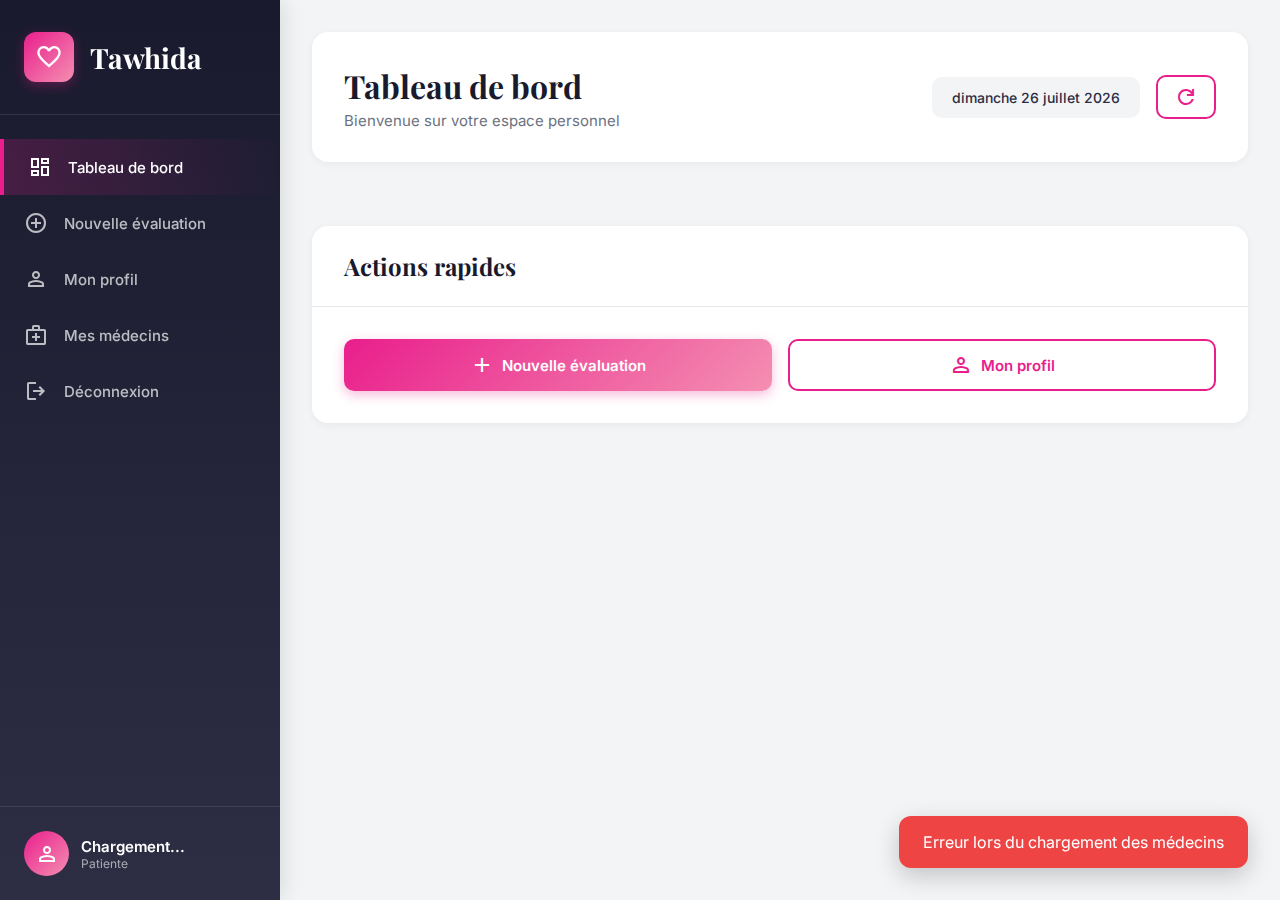
<file: Interface/frontend/doctor-dashboard.html>
<!DOCTYPE html>
<html lang="fr">
<head>
    <meta charset="UTF-8">
    <meta name="viewport" content="width=device-width, initial-scale=1.0">
    <title>Dashboard Patient - Tawhida</title>
    <link href="https://fonts.googleapis.com/css2?family=Playfair+Display:wght@400;500;600;700&family=Inter:wght@300;400;500;600;700&display=swap" rel="stylesheet">
    <link rel="stylesheet" href="https://fonts.googleapis.com/css2?family=Material+Symbols+Outlined:opsz,wght,FILL,GRAD@20..48,100..700,0..1,-50..200" />
    <style>
        :root {
            --primary-pink: #E91E8C;
            --secondary-pink: #F48FB1;
            --light-pink: #FCE4EC;
            --dark: #1a1a2e;
            --gray-dark: #2d2d44;
            --gray-medium: #6B7280;
            --gray-light: #F3F4F6;
            --white: #FFFFFF;
            --success: #10B981;
            --warning: #F59E0B;
            --error: #EF4444;
            --info: #3B82F6;
            --border-color: #E5E7EB;
            --sidebar-width: 280px;
        }

        * {
            margin: 0;
            padding: 0;
            box-sizing: border-box;
        }

        body {
            font-family: 'Inter', sans-serif;
            background: var(--gray-light);
            color: var(--dark);
        }

        .dashboard-container {
            display: flex;
            min-height: 100vh;
        }

        /* Sidebar */
        .sidebar {
            width: var(--sidebar-width);
            background: linear-gradient(180deg, var(--dark) 0%, var(--gray-dark) 100%);
            color: var(--white);
            display: flex;
            flex-direction: column;
            position: fixed;
            height: 100vh;
            overflow-y: auto;
            box-shadow: 4px 0 20px rgba(0, 0, 0, 0.1);
            z-index: 100;
        }

        .sidebar-header {
            padding: 2rem 1.5rem;
            border-bottom: 1px solid rgba(255, 255, 255, 0.1);
        }

        .logo-section {
            display: flex;
            align-items: center;
            gap: 1rem;
        }

        .logo-circle {
            width: 50px;
            height: 50px;
            background: linear-gradient(135deg, var(--primary-pink) 0%, var(--secondary-pink) 100%);
            border-radius: 12px;
            display: flex;
            align-items: center;
            justify-content: center;
            box-shadow: 0 4px 12px rgba(233, 30, 140, 0.3);
        }

        .logo-circle .material-symbols-outlined {
            font-size: 1.75rem;
        }

        .brand-name {
            font-family: 'Playfair Display', serif;
            font-size: 1.75rem;
            font-weight: 700;
            color: var(--white);
        }

        .sidebar-nav {
            flex: 1;
            padding: 1.5rem 0;
        }

        .sidebar-nav ul {
            list-style: none;
        }

        .nav-item {
            display: flex;
            align-items: center;
            gap: 1rem;
            padding: 1rem 1.5rem;
            color: rgba(255, 255, 255, 0.7);
            cursor: pointer;
            transition: all 0.3s ease;
            font-size: 0.938rem;
            font-weight: 500;
        }

        .nav-item:hover {
            background: rgba(255, 255, 255, 0.1);
            color: var(--white);
            padding-left: 2rem;
        }

        .nav-item.active {
            background: linear-gradient(90deg, rgba(233, 30, 140, 0.2) 0%, transparent 100%);
            color: var(--white);
            border-left: 4px solid var(--primary-pink);
        }

        .nav-item .material-symbols-outlined {
            font-size: 1.5rem;
        }

        .sidebar-footer {
            padding: 1.5rem;
            border-top: 1px solid rgba(255, 255, 255, 0.1);
        }

        .user-profile {
            display: flex;
            align-items: center;
            gap: 0.75rem;
        }

        .avatar {
            width: 45px;
            height: 45px;
            border-radius: 50%;
            background: linear-gradient(135deg, var(--primary-pink) 0%, var(--secondary-pink) 100%);
            display: flex;
            align-items: center;
            justify-content: center;
            flex-shrink: 0;
        }

        .avatar .material-symbols-outlined {
            font-size: 1.5rem;
        }

        .user-info {
            display: flex;
            flex-direction: column;
            overflow: hidden;
        }

        .user-name {
            font-weight: 600;
            font-size: 0.938rem;
            white-space: nowrap;
            overflow: hidden;
            text-overflow: ellipsis;
        }

        .user-role {
            font-size: 0.75rem;
            color: rgba(255, 255, 255, 0.6);
        }

        /* Main Content */
        .main-content {
            margin-left: var(--sidebar-width);
            flex: 1;
            padding: 2rem;
            min-height: 100vh;
        }

        .main-header {
            background: var(--white);
            padding: 2rem;
            border-radius: 16px;
            margin-bottom: 2rem;
            box-shadow: 0 2px 8px rgba(0, 0, 0, 0.05);
            display: flex;
            justify-content: space-between;
            align-items: center;
            flex-wrap: wrap;
            gap: 1rem;
        }

        .header-title h1 {
            font-family: 'Playfair Display', serif;
            font-size: 2rem;
            color: var(--dark);
            margin-bottom: 0.25rem;
        }

        .header-title p {
            color: var(--gray-medium);
            font-size: 0.938rem;
        }

        .header-actions {
            display: flex;
            gap: 1rem;
            align-items: center;
        }

        .date-display {
            padding: 0.75rem 1.25rem;
            background: var(--gray-light);
            border-radius: 10px;
            font-size: 0.875rem;
            color: var(--gray-dark);
            font-weight: 500;
        }

        /* Content Sections */
        .content-section {
            display: none;
        }

        .content-section.active {
            display: block;
            animation: fadeIn 0.4s ease-out;
        }

        @keyframes fadeIn {
            from {
                opacity: 0;
                transform: translateY(10px);
            }
            to {
                opacity: 1;
                transform: translateY(0);
            }
        }

        /* Stats Grid */
        .stats-grid {
            display: grid;
            grid-template-columns: repeat(auto-fit, minmax(250px, 1fr));
            gap: 1.5rem;
            margin-bottom: 2rem;
        }

        .stat-card {
            background: var(--white);
            padding: 1.75rem;
            border-radius: 16px;
            box-shadow: 0 2px 8px rgba(0, 0, 0, 0.05);
            transition: all 0.3s ease;
        }

        .stat-card:hover {
            transform: translateY(-4px);
            box-shadow: 0 8px 20px rgba(0, 0, 0, 0.1);
        }

        .stat-header {
            display: flex;
            justify-content: space-between;
            align-items: center;
            margin-bottom: 1rem;
        }

        .stat-icon {
            width: 50px;
            height: 50px;
            border-radius: 12px;
            display: flex;
            align-items: center;
            justify-content: center;
            font-size: 1.5rem;
        }

        .stat-icon.pink {
            background: linear-gradient(135deg, rgba(233, 30, 140, 0.1) 0%, rgba(244, 143, 177, 0.1) 100%);
            color: var(--primary-pink);
        }

        .stat-icon.blue {
            background: linear-gradient(135deg, rgba(59, 130, 246, 0.1) 0%, rgba(147, 197, 253, 0.1) 100%);
            color: var(--info);
        }

        .stat-icon.green {
            background: linear-gradient(135deg, rgba(16, 185, 129, 0.1) 0%, rgba(167, 243, 208, 0.1) 100%);
            color: var(--success);
        }

        .stat-icon.orange {
            background: linear-gradient(135deg, rgba(245, 158, 11, 0.1) 0%, rgba(253, 230, 138, 0.1) 100%);
            color: var(--warning);
        }

        .stat-value {
            font-size: 2rem;
            font-weight: 700;
            color: var(--dark);
            margin-bottom: 0.5rem;
        }

        .stat-label {
            font-size: 0.875rem;
            color: var(--gray-medium);
            font-weight: 500;
        }

        /* Cards */
        .card {
            background: var(--white);
            border-radius: 16px;
            box-shadow: 0 2px 8px rgba(0, 0, 0, 0.05);
            margin-bottom: 2rem;
        }

        .card-header {
            padding: 1.5rem 2rem;
            border-bottom: 1px solid var(--border-color);
            display: flex;
            justify-content: space-between;
            align-items: center;
        }

        .card-header h3 {
            font-family: 'Playfair Display', serif;
            font-size: 1.5rem;
            color: var(--dark);
        }

        .card-body {
            padding: 2rem;
        }

        /* Buttons */
        .btn {
            padding: 0.75rem 1.5rem;
            font-size: 0.938rem;
            font-weight: 600;
            border: none;
            border-radius: 10px;
            cursor: pointer;
            transition: all 0.3s ease;
            font-family: 'Inter', sans-serif;
            display: inline-flex;
            align-items: center;
            gap: 0.5rem;
        }

        .btn-primary {
            background: linear-gradient(135deg, var(--primary-pink) 0%, var(--secondary-pink) 100%);
            color: var(--white);
            box-shadow: 0 4px 12px rgba(233, 30, 140, 0.3);
        }

        .btn-primary:hover {
            transform: translateY(-2px);
            box-shadow: 0 6px 16px rgba(233, 30, 140, 0.4);
        }

        .btn-primary:disabled {
            opacity: 0.6;
            cursor: not-allowed;
            transform: none;
        }

        .btn-outline {
            background: transparent;
            color: var(--primary-pink);
            border: 2px solid var(--primary-pink);
        }

        .btn-outline:hover {
            background: var(--primary-pink);
            color: var(--white);
        }

        .btn-sm {
            padding: 0.5rem 1rem;
            font-size: 0.875rem;
        }

        /* Form Elements */
        .form-grid {
            display: grid;
            grid-template-columns: repeat(auto-fit, minmax(250px, 1fr));
            gap: 1.5rem;
            margin-bottom: 2rem;
        }

        .form-group {
            margin-bottom: 1.5rem;
        }

        .form-group label {
            display: block;
            font-size: 0.875rem;
            font-weight: 600;
            color: var(--dark);
            margin-bottom: 0.5rem;
        }

        .form-control {
            width: 100%;
            padding: 0.875rem 1rem;
            font-size: 1rem;
            border: 2px solid var(--gray-light);
            border-radius: 10px;
            outline: none;
            transition: all 0.3s ease;
            font-family: 'Inter', sans-serif;
        }

        .form-control:focus {
            border-color: var(--primary-pink);
            box-shadow: 0 0 0 4px rgba(233, 30, 140, 0.1);
        }

        textarea.form-control {
            resize: vertical;
            min-height: 100px;
        }

        /* Results Display */
        .result-container {
            background: var(--white);
            border-radius: 16px;
            padding: 2rem;
            box-shadow: 0 4px 12px rgba(0, 0, 0, 0.1);
            margin-top: 2rem;
        }

        .risk-badge {
            display: inline-block;
            padding: 0.75rem 1.5rem;
            border-radius: 50px;
            font-weight: 600;
            font-size: 1rem;
            margin-bottom: 1.5rem;
        }

        .risk-badge.low {
            background: linear-gradient(135deg, rgba(16, 185, 129, 0.1) 0%, rgba(167, 243, 208, 0.1) 100%);
            color: var(--success);
            border: 2px solid var(--success);
        }

        .risk-badge.moderate {
            background: linear-gradient(135deg, rgba(245, 158, 11, 0.1) 0%, rgba(253, 230, 138, 0.1) 100%);
            color: var(--warning);
            border: 2px solid var(--warning);
        }

        .risk-badge.high {
            background: linear-gradient(135deg, rgba(239, 68, 68, 0.1) 0%, rgba(254, 202, 202, 0.1) 100%);
            color: var(--error);
            border: 2px solid var(--error);
        }

        /* Loading */
        .loading-container {
            display: flex;
            flex-direction: column;
            align-items: center;
            justify-content: center;
            padding: 4rem 2rem;
        }

        .spinner {
            width: 60px;
            height: 60px;
            border: 4px solid var(--gray-light);
            border-top-color: var(--primary-pink);
            border-radius: 50%;
            animation: spin 1s linear infinite;
            margin-bottom: 1rem;
        }

        @keyframes spin {
            to { transform: rotate(360deg); }
        }

        /* Toast */
        .toast {
            position: fixed;
            bottom: 2rem;
            right: 2rem;
            padding: 1rem 1.5rem;
            background: var(--dark);
            color: var(--white);
            border-radius: 12px;
            box-shadow: 0 8px 24px rgba(0, 0, 0, 0.2);
            transform: translateX(400px);
            transition: transform 0.3s ease;
            z-index: 1000;
            max-width: 350px;
        }

        .toast.show {
            transform: translateX(0);
        }

        .toast.success {
            background: var(--success);
        }

        .toast.error {
            background: var(--error);
        }

        .toast.info {
            background: var(--info);
        }

        /* Doctors List */
        .doctors-list {
            display: flex;
            flex-direction: column;
            gap: 16px;
        }

        .doctor-item {
            display: flex;
            align-items: center;
            justify-content: space-between;
            padding: 16px;
            border-radius: 14px;
            background: #ffffff;
            border: 1px solid #e0e0e0;
            transition: all 0.25s ease;
        }

        .doctor-item:hover {
            box-shadow: 0 6px 18px rgba(0, 0, 0, 0.08);
            transform: translateY(-2px);
        }

        .doctor-info {
            display: flex;
            align-items: center;
            gap: 14px;
        }

        .doctor-avatar {
            width: 48px;
            height: 48px;
            border-radius: 50%;
            background: #e8f0fe;
            display: flex;
            align-items: center;
            justify-content: center;
            color: #1a73e8;
            font-size: 26px;
        }

        .doctor-name {
            margin: 0;
            font-size: 15px;
            font-weight: 600;
            color: #202124;
        }

        .doctor-specialty {
            margin: 2px 0 0;
            font-size: 13px;
            color: #5f6368;
        }

        .doctor-actions {
            display: flex;
            gap: 10px;
        }

        .btn-action {
            width: 38px;
            height: 38px;
            border-radius: 50%;
            border: none;
            background: #f1f3f4;
            color: #1a73e8;
            display: flex;
            align-items: center;
            justify-content: center;
            cursor: pointer;
            transition: all 0.2s ease;
        }

        .btn-action:hover {
            background: #1a73e8;
            color: #ffffff;
            transform: scale(1.05);
        }

        /* Responsive */
        @media (max-width: 968px) {
            .sidebar {
                transform: translateX(-100%);
                transition: transform 0.3s ease;
            }

            .sidebar.open {
                transform: translateX(0);
            }

            .main-content {
                margin-left: 0;
                padding: 1rem;
            }

            .stats-grid {
                grid-template-columns: 1fr;
            }

            .form-grid {
                grid-template-columns: 1fr;
            }
        }
    </style>
</head>
<body>
    <div class="dashboard-container">
        <!-- Sidebar -->
        <aside class="sidebar" id="sidebar">
            <div class="sidebar-header">
                <div class="logo-section">
                    <div class="logo-circle">
                        <span class="material-symbols-outlined">favorite</span>
                    </div>
                    <h2 class="brand-name">Tawhida</h2>
                </div>
            </div>

            <nav class="sidebar-nav">
                <ul>
                    <li class="nav-item active" onclick="loadSection('dashboard')">
                        <span class="material-symbols-outlined">dashboard</span>
                        <span>Tableau de bord</span>
                    </li>
                    <li class="nav-item" onclick="loadSection('newAssessment')">
                        <span class="material-symbols-outlined">add_circle</span>
                        <span>Nouvelle évaluation</span>
                    </li>
                    <li class="nav-item" onclick="loadSection('profile')">
                        <span class="material-symbols-outlined">person</span>
                        <span>Mon profil</span>
                    </li>
                    <li class="nav-item" onclick="loadSection('doctors')">
                        <span class="material-symbols-outlined">medical_services</span>
                        <span>Mes médecins</span>
                    </li>
                    <li class="nav-item" onclick="logout()">
                        <span class="material-symbols-outlined">logout</span>
                        <span>Déconnexion</span>
                    </li>
                </ul>
            </nav>

            <div class="sidebar-footer">
                <div class="user-profile">
                    <div class="avatar">
                        <span class="material-symbols-outlined">person</span>
                    </div>
                    <div class="user-info">
                        <span class="user-name" id="sidebarUserName">Chargement...</span>
                        <span class="user-role">Patiente</span>
                    </div>
                </div>
            </div>
        </aside>

        <!-- Main Content -->
        <main class="main-content">
            <!-- Header -->
            <header class="main-header">
                <div class="header-title">
                    <h1 id="pageTitle">Tableau de bord</h1>
                    <p id="pageSubtitle">Bienvenue sur votre espace personnel</p>
                </div>
                <div class="header-actions">
                    <div class="date-display">
                        <span id="currentDate"></span>
                    </div>
                    <button class="btn btn-outline btn-sm" onclick="loadDashboardData()">
                        <span class="material-symbols-outlined">refresh</span>
                    </button>
                </div>
            </header>

            <!-- Dashboard Section -->
            <div id="dashboardSection" class="content-section active">
                <div class="stats-grid" id="statsGrid">
                    <!-- Stats will be loaded dynamically -->
                </div>

                <div class="card">
                    <div class="card-header">
                        <h3>Actions rapides</h3>
                    </div>
                    <div class="card-body">
                        <div style="display: grid; grid-template-columns: repeat(auto-fit, minmax(200px, 1fr)); gap: 1rem;">
                            <button class="btn btn-primary" onclick="loadSection('newAssessment')" style="justify-content: center;">
                                <span class="material-symbols-outlined">add</span>
                                Nouvelle évaluation
                            </button>
                            <button class="btn btn-outline" onclick="loadSection('profile')" style="justify-content: center;">
                                <span class="material-symbols-outlined">person</span>
                                Mon profil
                            </button>
                        </div>
                    </div>
                </div>
            </div>

            <!-- New Assessment Section -->
            <div id="newAssessmentSection" class="content-section">
                <div class="card">
                    <div class="card-header">
                        <h3>Évaluation Tawhida (Analyse Multimodale)</h3>
                    </div>
                    <div class="card-body">
                        <form id="assessmentForm" class="assessment-form">
                            <div class="form-section">
                                <h3 class="form-section-title">Imagerie Pathologique</h3>
                                <div class="form-group">
                                    <label for="pathologyImage">Télécharger l'analyse (Format PNG uniquement)</label>
                                    <input type="file" id="pathologyImage" class="form-control" accept=".png" required>
                                    <small style="color: var(--gray-dark);">L'image sera convertie en vecteurs pour recherche de similarité.</small>
                                </div>
                            </div>

                            <div class="form-section">
                                <h3 class="form-section-title">Description et Antécédents</h3>
                                <div class="form-group">
                                    <label for="clinicalDescription">Décrivez votre situation (Symptômes, antécédents, contexte)</label>
                                    <textarea id="clinicalDescription" class="form-control" rows="4" 
                                        placeholder="Ex: Femme de 40 ans, mode dépistage, pas de douleur particulière..." required></textarea>
                                </div>
                            </div>

                            <div style="display: flex; gap: 1rem; justify-content: flex-end;">
                                <button type="submit" class="btn btn-primary" id="submitBtn">
                                    <span class="material-symbols-outlined">analytics</span>
                                    Lancer l'analyse RAG
                                </button>
                            </div>
                        </form>

                        <div id="resultsContainer" style="display: none;">
                            <!-- Results will be displayed here -->
                        </div>
                    </div>
                </div>
            </div>

            <!-- Profile Section -->
            <div id="profileSection" class="content-section">
                <div class="card">
                    <div class="card-header">
                        <h3>Mon profil</h3>
                    </div>
                    <div class="card-body">
                        <form id="profileForm">
                            <div class="form-grid">
                                <div class="form-group">
                                    <label for="profileFirstName">Prénom</label>
                                    <input type="text" id="profileFirstName" class="form-control" required>
                                </div>
                                <div class="form-group">
                                    <label for="profileLastName">Nom</label>
                                    <input type="text" id="profileLastName" class="form-control" required>
                                </div>
                                <div class="form-group">
                                    <label for="profileEmail">Email</label>
                                    <input type="email" id="profileEmail" class="form-control" disabled>
                                </div>
                                <div class="form-group">
                                    <label for="profilePhone">Téléphone</label>
                                    <input type="tel" id="profilePhone" class="form-control">
                                </div>
                                <div class="form-group">
                                    <label for="profileDOB">Date de naissance</label>
                                    <input type="date" id="profileDOB" class="form-control">
                                </div>
                                <div class="form-group">
                                    <label for="profileAddress">Adresse</label>
                                    <input type="text" id="profileAddress" class="form-control">
                                </div>
                            </div>
                            <button type="submit" class="btn btn-primary">
                                <span class="material-symbols-outlined">save</span>
                                Enregistrer les modifications
                            </button>
                        </form>
                    </div>
                </div>
            </div>

            <!-- Doctors Section -->
            <div id="doctorsSection" class="content-section">
                <div class="card">
                    <div class="card-header">
                        <h3>👨‍⚕️ Mes médecins</h3>
                    </div>
                    <div class="card-body">
                        <div class="doctors-list" id="doctorsList">
                            <!-- Doctors will be loaded dynamically -->
                        </div>
                    </div>
                </div>
            </div>
        </main>
    </div>

    <!-- Toast Notification -->
    <div id="toast" class="toast"></div>

    <script>
        // Configuration
        const API_BASE_URL = 'http://localhost:8000';
        const PATIENT_ID = 'patient_001';

        // Initialize
        document.addEventListener('DOMContentLoaded', function() {
            initializeApp();
        });

        async function initializeApp() {
            // Set current date
            document.getElementById('currentDate').textContent = new Date().toLocaleDateString('fr-FR', {
                weekday: 'long',
                year: 'numeric',
                month: 'long',
                day: 'numeric'
            });

            // Load initial data
            await loadPatientProfile();
            await loadDashboardData();
            await loadDoctors();
        }

        // ==================== API Calls ====================

        async function loadPatientProfile() {
            try {
                const response = await fetch(`${API_BASE_URL}/api/patient/${PATIENT_ID}`);
                if (!response.ok) throw new Error('Erreur lors du chargement du profil');
                
                const profile = await response.json();
                
                // Update sidebar
                document.getElementById('sidebarUserName').textContent = 
                    `${profile.first_name} ${profile.last_name}`;
                
                // Update profile form
                document.getElementById('profileFirstName').value = profile.first_name || '';
                document.getElementById('profileLastName').value = profile.last_name || '';
                document.getElementById('profileEmail').value = profile.email || '';
                document.getElementById('profilePhone').value = profile.phone || '';
                document.getElementById('profileDOB').value = profile.date_of_birth || '';
                document.getElementById('profileAddress').value = profile.address || '';
                
            } catch (error) {
                console.error('Erreur:', error);
                showToast('Erreur lors du chargement du profil', 'error');
            }
        }

        async function loadDashboardData() {
            try {
                const response = await fetch(`${API_BASE_URL}/api/stats/${PATIENT_ID}`);
                if (!response.ok) throw new Error('Erreur lors du chargement des statistiques');
                
                const stats = await response.json();
                
                // Update stats grid
                const statsGrid = document.getElementById('statsGrid');
                statsGrid.innerHTML = `
                    <div class="stat-card">
                        <div class="stat-header">
                            <div class="stat-icon pink">
                                <span class="material-symbols-outlined">assignment</span>
                            </div>
                        </div>
                        <div class="stat-value">${stats.total_assessments}</div>
                        <div class="stat-label">Évaluations totales</div>
                    </div>
                    <div class="stat-card">
                        <div class="stat-header">
                            <div class="stat-icon green">
                                <span class="material-symbols-outlined">check_circle</span>
                            </div>
                        </div>
                        <div class="stat-value">${stats.low_risk_count}</div>
                        <div class="stat-label">Risque faible</div>
                    </div>
                    <div class="stat-card">
                        <div class="stat-header">
                            <div class="stat-icon orange">
                                <span class="material-symbols-outlined">warning</span>
                            </div>
                        </div>
                        <div class="stat-value">${stats.moderate_risk_count}</div>
                        <div class="stat-label">Risque modéré</div>
                    </div>
                    <div class="stat-card">
                        <div class="stat-header">
                            <div class="stat-icon blue">
                                <span class="material-symbols-outlined">event</span>
                            </div>
                        </div>
                        <div class="stat-value">${stats.last_assessment_date}</div>
                        <div class="stat-label">Dernière évaluation</div>
                    </div>
                `;
                
            } catch (error) {
                console.error('Erreur:', error);
                showToast('Erreur lors du chargement des statistiques', 'error');
            }
        }

        async function loadDoctors() {
            try {
                const response = await fetch(`${API_BASE_URL}/api/doctors`);
                if (!response.ok) throw new Error('Erreur lors du chargement des médecins');
                
                const data = await response.json();
                const doctorsList = document.getElementById('doctorsList');
                
                doctorsList.innerHTML = data.doctors.map(doctor => `
                    <div class="doctor-item">
                        <div class="doctor-info">
                            <div class="doctor-avatar">
                                <span class="material-symbols-outlined">medical_services</span>
                            </div>
                            <div>
                                <h4 class="doctor-name">${doctor.name}</h4>
                                <p class="doctor-specialty">${doctor.specialty}</p>
                            </div>
                        </div>
                        <div class="doctor-actions">
                            <button class="btn-action" onclick="deleteDoctor('${doctor.id}')" title="Supprimer">
                                <span class="material-symbols-outlined">delete</span>
                            </button>
                        </div>
                    </div>
                `).join('');
                
            } catch (error) {
                console.error('Erreur:', error);
                showToast('Erreur lors du chargement des médecins', 'error');
            }
        }

        async function deleteDoctor(doctorId) {
            if (!confirm('Êtes-vous sûr de vouloir supprimer ce médecin ?')) return;
            
            try {
                const response = await fetch(`${API_BASE_URL}/api/doctors/${doctorId}`, {
                    method: 'DELETE'
                });
                
                if (!response.ok) throw new Error('Erreur lors de la suppression');
                
                showToast('Médecin supprimé avec succès', 'success');
                await loadDoctors();
                
            } catch (error) {
                console.error('Erreur:', error);
                showToast('Erreur lors de la suppression', 'error');
            }
        }

        // ==================== Assessment Form ====================

        document.getElementById('assessmentForm').addEventListener('submit', async function(e) {
            e.preventDefault();
            
            const submitBtn = document.getElementById('submitBtn');
            const pathologyImage = document.getElementById('pathologyImage').files[0];
            const clinicalDescription = document.getElementById('clinicalDescription').value;
            
            if (!pathologyImage) {
                showToast('Veuillez sélectionner une image', 'error');
                return;
            }
            
            // Prepare FormData
            const formData = new FormData();
            formData.append('pathology_image', pathologyImage);
            formData.append('clinical_description', clinicalDescription);
            
            // Update button state
            submitBtn.disabled = true;
            submitBtn.innerHTML = '<span class="material-symbols-outlined" style="animation: spin 1s linear infinite;">sync</span> Analyse en cours...';
            
            try {
                const response = await fetch(`${API_BASE_URL}/search`, {
                    method: 'POST',
                    body: formData
                });
                
                if (!response.ok) {
                    const error = await response.json();
                    throw new Error(error.detail || 'Erreur lors de l\'analyse');
                }
                
                const result = await response.json();
                
                // Display results
                displayResults(result);
                
                // Reload dashboard stats
                await loadDashboardData();
                
                showToast('Analyse terminée avec succès', 'success');
                
            } catch (error) {
                console.error('Erreur:', error);
                showToast(error.message, 'error');
                submitBtn.disabled = false;
                submitBtn.innerHTML = '<span class="material-symbols-outlined">analytics</span> Lancer l\'analyse RAG';
            }
        });

        function displayResults(result) {
            const resultsContainer = document.getElementById('resultsContainer');
            
            resultsContainer.innerHTML = `
                <div class="result-container" style="margin-top: 2rem; border-top: 2px solid var(--gray-light); padding-top: 2rem;">
                    <h3 style="font-family: 'Playfair Display', serif; font-size: 1.75rem; margin-bottom: 1rem;">
                        Analyse Tawhida terminée
                    </h3>
                    
                    <div class="risk-badge ${result.risk_level}" style="margin-bottom: 1rem;">
                        ${result.risk_text}
                    </div>

                    <div style="background: white; border-left: 4px solid #1976d2; padding: 1.5rem; margin-bottom: 1.5rem; box-shadow: 0 2px 10px rgba(0,0,0,0.05);">
                        <h4 style="margin-top: 0;">
                            <span class="material-symbols-outlined" style="vertical-align: bottom;">psychology</span> 
                            Synthèse de l'assistant :
                        </h4>
                        <div style="line-height: 1.6; color: #333;">
                            ${result.explanation}
                        </div>
                    </div>

                    <div style="padding: 1rem; background: #e8f5e9; border-radius: 12px; margin-bottom: 1.5rem; font-size: 0.9rem;">
                        <p style="margin: 0;">
                            <strong>Score de confiance:</strong> ${(result.confidence_score * 100).toFixed(1)}%
                        </p>
                    </div>

                    <div style="padding: 1rem; background: #fff3e0; border-radius: 12px; margin-bottom: 1.5rem; font-size: 0.9rem;">
                        <p style="margin: 0;">
                            <strong>Note de sécurité :</strong> Cette analyse est basée sur la similarité avec la base de données TCGA-BRCA. 
                            Elle ne remplace pas l'avis d'un oncologue.
                        </p>
                    </div>

                    <button class="btn btn-outline" onclick="resetAssessment()">Nouvelle analyse</button>
                </div>
            `;
            
            resultsContainer.style.display = 'block';
            resultsContainer.scrollIntoView({ behavior: 'smooth' });
            
            // Hide submit button
            document.getElementById('submitBtn').style.display = 'none';
        }

        function resetAssessment() {
            document.getElementById('assessmentForm').reset();
            document.getElementById('resultsContainer').style.display = 'none';
            document.getElementById('submitBtn').style.display = 'inline-flex';
            document.getElementById('submitBtn').disabled = false;
            document.getElementById('submitBtn').innerHTML = '<span class="material-symbols-outlined">analytics</span> Lancer l\'analyse RAG';
            window.scrollTo({ top: 0, behavior: 'smooth' });
        }

        // ==================== Profile Form ====================

        document.getElementById('profileForm').addEventListener('submit', async function(e) {
            e.preventDefault();
            
            const profileData = {
                first_name: document.getElementById('profileFirstName').value,
                last_name: document.getElementById('profileLastName').value,
                email: document.getElementById('profileEmail').value,
                phone: document.getElementById('profilePhone').value,
                date_of_birth: document.getElementById('profileDOB').value,
                address: document.getElementById('profileAddress').value
            };
            
            try {
                const response = await fetch(`http://127.0.0.1:8000/search`, {
                    method: 'PUT',
                    headers: {
                        'Content-Type': 'application/json'
                    },
                    body: JSON.stringify(profileData)
                });
                
                if (!response.ok) throw new Error('Erreur lors de la mise à jour');
                
                showToast('Profil mis à jour avec succès', 'success');
                await loadPatientProfile();
                
            } catch (error) {
                console.error('Erreur:', error);
                showToast('Erreur lors de la mise à jour du profil', 'error');
            }
        });

        // ==================== Navigation ====================

        function loadSection(sectionName) {
            // Remove active class from all nav items
            document.querySelectorAll('.nav-item').forEach(item => item.classList.remove('active'));
            
            // Hide all content sections
            document.querySelectorAll('.content-section').forEach(section => section.classList.remove('active'));
            
            // Update active nav item
            event.currentTarget.classList.add('active');
            
            // Show selected section
            const sectionMap = {
                'dashboard': 'dashboardSection',
                'newAssessment': 'newAssessmentSection',
                'profile': 'profileSection',
                'doctors': 'doctorsSection'
            };
            
            const targetSection = document.getElementById(sectionMap[sectionName]);
            if (targetSection) {
                targetSection.classList.add('active');
                
                // Update header
                const titles = {
                    'dashboard': { title: 'Tableau de bord', subtitle: 'Bienvenue sur votre espace personnel' },
                    'newAssessment': { title: 'Nouvelle évaluation', subtitle: 'Évaluation multimodale du risque de cancer du sein' },
                    'profile': { title: 'Mon profil', subtitle: 'Gérez vos informations personnelles' },
                    'doctors': { title: 'Mes médecins', subtitle: 'Liste de vos médecins référents' }
                };
                
                if (titles[sectionName]) {
                    document.getElementById('pageTitle').textContent = titles[sectionName].title;
                    document.getElementById('pageSubtitle').textContent = titles[sectionName].subtitle;
                }
            }
        }

        // ==================== Utilities ====================

        function showToast(message, type = 'success') {
            const toast = document.getElementById('toast');
            toast.textContent = message;
            toast.className = `toast ${type} show`;
            
            setTimeout(() => {
                toast.classList.remove('show');
            }, 3000);
        }

        function logout() {
            if (confirm('Êtes-vous sûr de vouloir vous déconnecter ?')) {
                showToast('Déconnexion...', 'info');
                setTimeout(() => {
                    window.location.href = 'index.html';
                }, 1000);
            }
        }
    </script>
</body>
</html>
</file>
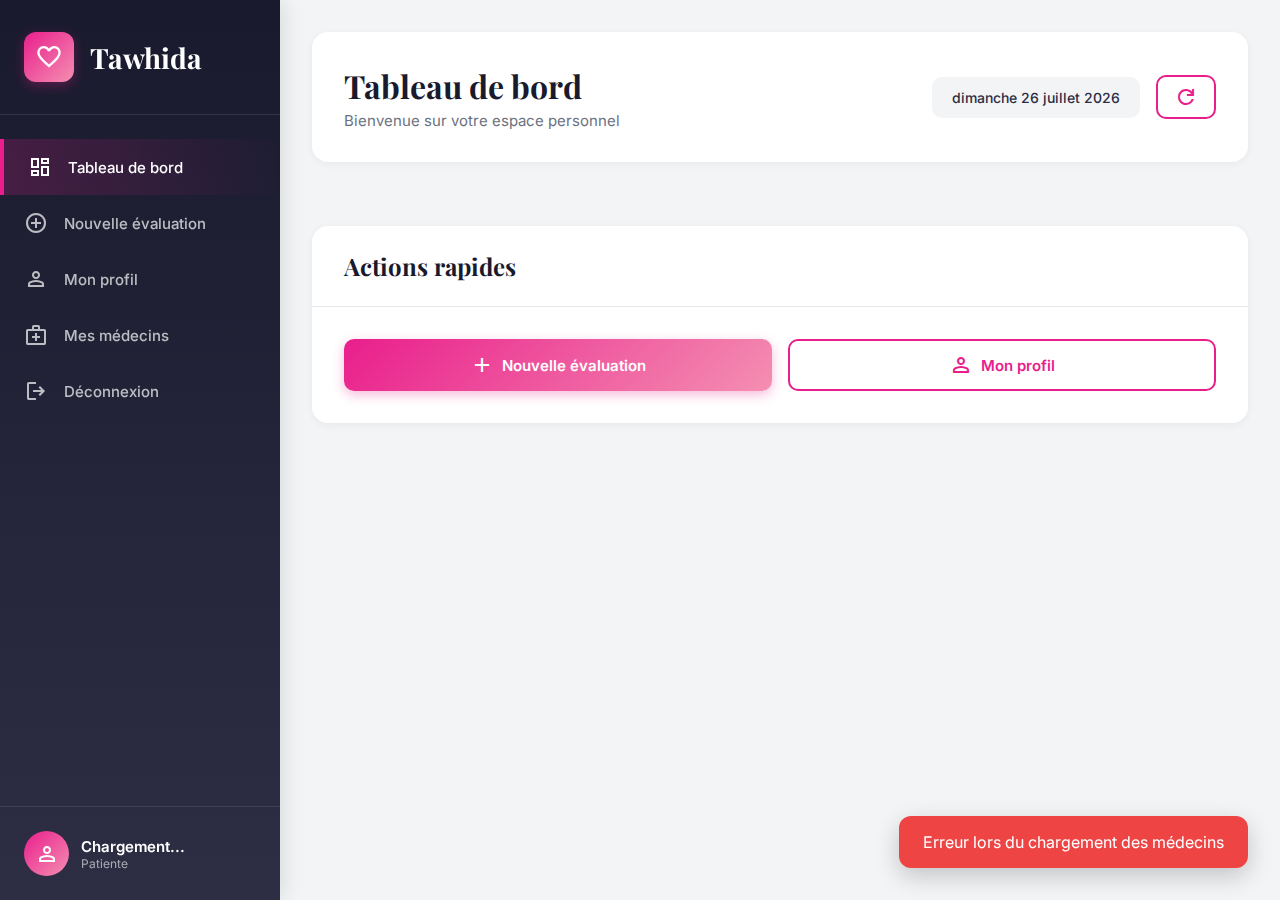
<file: Interface/frontend/patient-dashboard.html>
<!DOCTYPE html>
<html lang="fr">
<head>
    <meta charset="UTF-8">
    <meta name="viewport" content="width=device-width, initial-scale=1.0">
    <title>Dashboard Patient - Tawhida</title>
    <link href="https://fonts.googleapis.com/css2?family=Playfair+Display:wght@400;500;600;700&family=Inter:wght@300;400;500;600;700&display=swap" rel="stylesheet">
    <link rel="stylesheet" href="https://fonts.googleapis.com/css2?family=Material+Symbols+Outlined:opsz,wght,FILL,GRAD@20..48,100..700,0..1,-50..200" />
    <style>
        :root {
            --primary-pink: #E91E8C;
            --secondary-pink: #F48FB1;
            --light-pink: #FCE4EC;
            --dark: #1a1a2e;
            --gray-dark: #2d2d44;
            --gray-medium: #6B7280;
            --gray-light: #F3F4F6;
            --white: #FFFFFF;
            --success: #10B981;
            --warning: #F59E0B;
            --error: #EF4444;
            --info: #3B82F6;
            --border-color: #E5E7EB;
            --sidebar-width: 280px;
        }

        * {
            margin: 0;
            padding: 0;
            box-sizing: border-box;
        }

        body {
            font-family: 'Inter', sans-serif;
            background: var(--gray-light);
            color: var(--dark);
        }

        .dashboard-container {
            display: flex;
            min-height: 100vh;
        }

        /* Sidebar */
        .sidebar {
            width: var(--sidebar-width);
            background: linear-gradient(180deg, var(--dark) 0%, var(--gray-dark) 100%);
            color: var(--white);
            display: flex;
            flex-direction: column;
            position: fixed;
            height: 100vh;
            overflow-y: auto;
            box-shadow: 4px 0 20px rgba(0, 0, 0, 0.1);
            z-index: 100;
        }

        .sidebar-header {
            padding: 2rem 1.5rem;
            border-bottom: 1px solid rgba(255, 255, 255, 0.1);
        }

        .logo-section {
            display: flex;
            align-items: center;
            gap: 1rem;
        }

        .logo-circle {
            width: 50px;
            height: 50px;
            background: linear-gradient(135deg, var(--primary-pink) 0%, var(--secondary-pink) 100%);
            border-radius: 12px;
            display: flex;
            align-items: center;
            justify-content: center;
            box-shadow: 0 4px 12px rgba(233, 30, 140, 0.3);
        }

        .logo-circle .material-symbols-outlined {
            font-size: 1.75rem;
        }

        .brand-name {
            font-family: 'Playfair Display', serif;
            font-size: 1.75rem;
            font-weight: 700;
            color: var(--white);
        }

        .sidebar-nav {
            flex: 1;
            padding: 1.5rem 0;
        }

        .sidebar-nav ul {
            list-style: none;
        }

        .nav-item {
            display: flex;
            align-items: center;
            gap: 1rem;
            padding: 1rem 1.5rem;
            color: rgba(255, 255, 255, 0.7);
            cursor: pointer;
            transition: all 0.3s ease;
            font-size: 0.938rem;
            font-weight: 500;
        }

        .nav-item:hover {
            background: rgba(255, 255, 255, 0.1);
            color: var(--white);
            padding-left: 2rem;
        }

        .nav-item.active {
            background: linear-gradient(90deg, rgba(233, 30, 140, 0.2) 0%, transparent 100%);
            color: var(--white);
            border-left: 4px solid var(--primary-pink);
        }

        .nav-item .material-symbols-outlined {
            font-size: 1.5rem;
        }

        .sidebar-footer {
            padding: 1.5rem;
            border-top: 1px solid rgba(255, 255, 255, 0.1);
        }

        .user-profile {
            display: flex;
            align-items: center;
            gap: 0.75rem;
        }

        .avatar {
            width: 45px;
            height: 45px;
            border-radius: 50%;
            background: linear-gradient(135deg, var(--primary-pink) 0%, var(--secondary-pink) 100%);
            display: flex;
            align-items: center;
            justify-content: center;
            flex-shrink: 0;
        }

        .avatar .material-symbols-outlined {
            font-size: 1.5rem;
        }

        .user-info {
            display: flex;
            flex-direction: column;
            overflow: hidden;
        }

        .user-name {
            font-weight: 600;
            font-size: 0.938rem;
            white-space: nowrap;
            overflow: hidden;
            text-overflow: ellipsis;
        }

        .user-role {
            font-size: 0.75rem;
            color: rgba(255, 255, 255, 0.6);
        }

        /* Main Content */
        .main-content {
            margin-left: var(--sidebar-width);
            flex: 1;
            padding: 2rem;
            min-height: 100vh;
        }

        .main-header {
            background: var(--white);
            padding: 2rem;
            border-radius: 16px;
            margin-bottom: 2rem;
            box-shadow: 0 2px 8px rgba(0, 0, 0, 0.05);
            display: flex;
            justify-content: space-between;
            align-items: center;
            flex-wrap: wrap;
            gap: 1rem;
        }

        .header-title h1 {
            font-family: 'Playfair Display', serif;
            font-size: 2rem;
            color: var(--dark);
            margin-bottom: 0.25rem;
        }

        .header-title p {
            color: var(--gray-medium);
            font-size: 0.938rem;
        }

        .header-actions {
            display: flex;
            gap: 1rem;
            align-items: center;
        }

        .date-display {
            padding: 0.75rem 1.25rem;
            background: var(--gray-light);
            border-radius: 10px;
            font-size: 0.875rem;
            color: var(--gray-dark);
            font-weight: 500;
        }

        /* Content Sections */
        .content-section {
            display: none;
        }

        .content-section.active {
            display: block;
            animation: fadeIn 0.4s ease-out;
        }

        @keyframes fadeIn {
            from {
                opacity: 0;
                transform: translateY(10px);
            }
            to {
                opacity: 1;
                transform: translateY(0);
            }
        }

        /* Stats Grid */
        .stats-grid {
            display: grid;
            grid-template-columns: repeat(auto-fit, minmax(250px, 1fr));
            gap: 1.5rem;
            margin-bottom: 2rem;
        }

        .stat-card {
            background: var(--white);
            padding: 1.75rem;
            border-radius: 16px;
            box-shadow: 0 2px 8px rgba(0, 0, 0, 0.05);
            transition: all 0.3s ease;
        }

        .stat-card:hover {
            transform: translateY(-4px);
            box-shadow: 0 8px 20px rgba(0, 0, 0, 0.1);
        }

        .stat-header {
            display: flex;
            justify-content: space-between;
            align-items: center;
            margin-bottom: 1rem;
        }

        .stat-icon {
            width: 50px;
            height: 50px;
            border-radius: 12px;
            display: flex;
            align-items: center;
            justify-content: center;
            font-size: 1.5rem;
        }

        .stat-icon.pink {
            background: linear-gradient(135deg, rgba(233, 30, 140, 0.1) 0%, rgba(244, 143, 177, 0.1) 100%);
            color: var(--primary-pink);
        }

        .stat-icon.blue {
            background: linear-gradient(135deg, rgba(59, 130, 246, 0.1) 0%, rgba(147, 197, 253, 0.1) 100%);
            color: var(--info);
        }

        .stat-icon.green {
            background: linear-gradient(135deg, rgba(16, 185, 129, 0.1) 0%, rgba(167, 243, 208, 0.1) 100%);
            color: var(--success);
        }

        .stat-icon.orange {
            background: linear-gradient(135deg, rgba(245, 158, 11, 0.1) 0%, rgba(253, 230, 138, 0.1) 100%);
            color: var(--warning);
        }

        .stat-value {
            font-size: 2rem;
            font-weight: 700;
            color: var(--dark);
            margin-bottom: 0.5rem;
        }

        .stat-label {
            font-size: 0.875rem;
            color: var(--gray-medium);
            font-weight: 500;
        }

        /* Cards */
        .card {
            background: var(--white);
            border-radius: 16px;
            box-shadow: 0 2px 8px rgba(0, 0, 0, 0.05);
            margin-bottom: 2rem;
        }

        .card-header {
            padding: 1.5rem 2rem;
            border-bottom: 1px solid var(--border-color);
            display: flex;
            justify-content: space-between;
            align-items: center;
        }

        .card-header h3 {
            font-family: 'Playfair Display', serif;
            font-size: 1.5rem;
            color: var(--dark);
        }

        .card-body {
            padding: 2rem;
        }

        /* Buttons */
        .btn {
            padding: 0.75rem 1.5rem;
            font-size: 0.938rem;
            font-weight: 600;
            border: none;
            border-radius: 10px;
            cursor: pointer;
            transition: all 0.3s ease;
            font-family: 'Inter', sans-serif;
            display: inline-flex;
            align-items: center;
            gap: 0.5rem;
        }

        .btn-primary {
            background: linear-gradient(135deg, var(--primary-pink) 0%, var(--secondary-pink) 100%);
            color: var(--white);
            box-shadow: 0 4px 12px rgba(233, 30, 140, 0.3);
        }

        .btn-primary:hover {
            transform: translateY(-2px);
            box-shadow: 0 6px 16px rgba(233, 30, 140, 0.4);
        }

        .btn-primary:disabled {
            opacity: 0.6;
            cursor: not-allowed;
            transform: none;
        }

        .btn-outline {
            background: transparent;
            color: var(--primary-pink);
            border: 2px solid var(--primary-pink);
        }

        .btn-outline:hover {
            background: var(--primary-pink);
            color: var(--white);
        }

        .btn-sm {
            padding: 0.5rem 1rem;
            font-size: 0.875rem;
        }

        /* Form Elements */
        .form-grid {
            display: grid;
            grid-template-columns: repeat(auto-fit, minmax(250px, 1fr));
            gap: 1.5rem;
            margin-bottom: 2rem;
        }

        .form-group {
            margin-bottom: 1.5rem;
        }

        .form-group label {
            display: block;
            font-size: 0.875rem;
            font-weight: 600;
            color: var(--dark);
            margin-bottom: 0.5rem;
        }

        .form-control {
            width: 100%;
            padding: 0.875rem 1rem;
            font-size: 1rem;
            border: 2px solid var(--gray-light);
            border-radius: 10px;
            outline: none;
            transition: all 0.3s ease;
            font-family: 'Inter', sans-serif;
        }

        .form-control:focus {
            border-color: var(--primary-pink);
            box-shadow: 0 0 0 4px rgba(233, 30, 140, 0.1);
        }

        textarea.form-control {
            resize: vertical;
            min-height: 100px;
        }

        /* Results Display */
        .result-container {
            background: var(--white);
            border-radius: 16px;
            padding: 2rem;
            box-shadow: 0 4px 12px rgba(0, 0, 0, 0.1);
            margin-top: 2rem;
        }

        .risk-badge {
            display: inline-block;
            padding: 0.75rem 1.5rem;
            border-radius: 50px;
            font-weight: 600;
            font-size: 1rem;
            margin-bottom: 1.5rem;
        }

        .risk-badge.low {
            background: linear-gradient(135deg, rgba(16, 185, 129, 0.1) 0%, rgba(167, 243, 208, 0.1) 100%);
            color: var(--success);
            border: 2px solid var(--success);
        }

        .risk-badge.moderate {
            background: linear-gradient(135deg, rgba(245, 158, 11, 0.1) 0%, rgba(253, 230, 138, 0.1) 100%);
            color: var(--warning);
            border: 2px solid var(--warning);
        }

        .risk-badge.high {
            background: linear-gradient(135deg, rgba(239, 68, 68, 0.1) 0%, rgba(254, 202, 202, 0.1) 100%);
            color: var(--error);
            border: 2px solid var(--error);
        }

        /* Loading */
        .loading-container {
            display: flex;
            flex-direction: column;
            align-items: center;
            justify-content: center;
            padding: 4rem 2rem;
        }

        .spinner {
            width: 60px;
            height: 60px;
            border: 4px solid var(--gray-light);
            border-top-color: var(--primary-pink);
            border-radius: 50%;
            animation: spin 1s linear infinite;
            margin-bottom: 1rem;
        }

        @keyframes spin {
            to { transform: rotate(360deg); }
        }

        /* Toast */
        .toast {
            position: fixed;
            bottom: 2rem;
            right: 2rem;
            padding: 1rem 1.5rem;
            background: var(--dark);
            color: var(--white);
            border-radius: 12px;
            box-shadow: 0 8px 24px rgba(0, 0, 0, 0.2);
            transform: translateX(400px);
            transition: transform 0.3s ease;
            z-index: 1000;
            max-width: 350px;
        }

        .toast.show {
            transform: translateX(0);
        }

        .toast.success {
            background: var(--success);
        }

        .toast.error {
            background: var(--error);
        }

        .toast.info {
            background: var(--info);
        }

        /* Doctors List */
        .doctors-list {
            display: flex;
            flex-direction: column;
            gap: 16px;
        }

        .doctor-item {
            display: flex;
            align-items: center;
            justify-content: space-between;
            padding: 16px;
            border-radius: 14px;
            background: #ffffff;
            border: 1px solid #e0e0e0;
            transition: all 0.25s ease;
        }

        .doctor-item:hover {
            box-shadow: 0 6px 18px rgba(0, 0, 0, 0.08);
            transform: translateY(-2px);
        }

        .doctor-info {
            display: flex;
            align-items: center;
            gap: 14px;
        }

        .doctor-avatar {
            width: 48px;
            height: 48px;
            border-radius: 50%;
            background: #e8f0fe;
            display: flex;
            align-items: center;
            justify-content: center;
            color: #1a73e8;
            font-size: 26px;
        }

        .doctor-name {
            margin: 0;
            font-size: 15px;
            font-weight: 600;
            color: #202124;
        }

        .doctor-specialty {
            margin: 2px 0 0;
            font-size: 13px;
            color: #5f6368;
        }

        .doctor-actions {
            display: flex;
            gap: 10px;
        }

        .btn-action {
            width: 38px;
            height: 38px;
            border-radius: 50%;
            border: none;
            background: #f1f3f4;
            color: #1a73e8;
            display: flex;
            align-items: center;
            justify-content: center;
            cursor: pointer;
            transition: all 0.2s ease;
        }

        .btn-action:hover {
            background: #1a73e8;
            color: #ffffff;
            transform: scale(1.05);
        }

        /* Responsive */
        @media (max-width: 968px) {
            .sidebar {
                transform: translateX(-100%);
                transition: transform 0.3s ease;
            }

            .sidebar.open {
                transform: translateX(0);
            }

            .main-content {
                margin-left: 0;
                padding: 1rem;
            }

            .stats-grid {
                grid-template-columns: 1fr;
            }

            .form-grid {
                grid-template-columns: 1fr;
            }
        }
    </style>
</head>
<body>
    <div class="dashboard-container">
        <!-- Sidebar -->
        <aside class="sidebar" id="sidebar">
            <div class="sidebar-header">
                <div class="logo-section">
                    <div class="logo-circle">
                        <span class="material-symbols-outlined">favorite</span>
                    </div>
                    <h2 class="brand-name">Tawhida</h2>
                </div>
            </div>

            <nav class="sidebar-nav">
                <ul>
                    <li class="nav-item active" onclick="loadSection('dashboard')">
                        <span class="material-symbols-outlined">dashboard</span>
                        <span>Tableau de bord</span>
                    </li>
                    <li class="nav-item" onclick="loadSection('newAssessment')">
                        <span class="material-symbols-outlined">add_circle</span>
                        <span>Nouvelle évaluation</span>
                    </li>
                    <li class="nav-item" onclick="loadSection('profile')">
                        <span class="material-symbols-outlined">person</span>
                        <span>Mon profil</span>
                    </li>
                    <li class="nav-item" onclick="loadSection('doctors')">
                        <span class="material-symbols-outlined">medical_services</span>
                        <span>Mes médecins</span>
                    </li>
                    <li class="nav-item" onclick="logout()">
                        <span class="material-symbols-outlined">logout</span>
                        <span>Déconnexion</span>
                    </li>
                </ul>
            </nav>

            <div class="sidebar-footer">
                <div class="user-profile">
                    <div class="avatar">
                        <span class="material-symbols-outlined">person</span>
                    </div>
                    <div class="user-info">
                        <span class="user-name" id="sidebarUserName">Chargement...</span>
                        <span class="user-role">Patiente</span>
                    </div>
                </div>
            </div>
        </aside>

        <!-- Main Content -->
        <main class="main-content">
            <!-- Header -->
            <header class="main-header">
                <div class="header-title">
                    <h1 id="pageTitle">Tableau de bord</h1>
                    <p id="pageSubtitle">Bienvenue sur votre espace personnel</p>
                </div>
                <div class="header-actions">
                    <div class="date-display">
                        <span id="currentDate"></span>
                    </div>
                    <button class="btn btn-outline btn-sm" onclick="loadDashboardData()">
                        <span class="material-symbols-outlined">refresh</span>
                    </button>
                </div>
            </header>

            <!-- Dashboard Section -->
            <div id="dashboardSection" class="content-section active">
                <div class="stats-grid" id="statsGrid">
                    <!-- Stats will be loaded dynamically -->
                </div>

                <div class="card">
                    <div class="card-header">
                        <h3>Actions rapides</h3>
                    </div>
                    <div class="card-body">
                        <div style="display: grid; grid-template-columns: repeat(auto-fit, minmax(200px, 1fr)); gap: 1rem;">
                            <button class="btn btn-primary" onclick="loadSection('newAssessment')" style="justify-content: center;">
                                <span class="material-symbols-outlined">add</span>
                                Nouvelle évaluation
                            </button>
                            <button class="btn btn-outline" onclick="loadSection('profile')" style="justify-content: center;">
                                <span class="material-symbols-outlined">person</span>
                                Mon profil
                            </button>
                        </div>
                    </div>
                </div>
            </div>

            <!-- New Assessment Section -->
            <div id="newAssessmentSection" class="content-section">
                <div class="card">
                    <div class="card-header">
                        <h3>Évaluation Tawhida (Analyse Multimodale)</h3>
                    </div>
                    <div class="card-body">
                        <form id="assessmentForm" class="assessment-form">
                            <div class="form-section">
                                <h3 class="form-section-title">Imagerie Pathologique</h3>
                                <div class="form-group">
                                    <label for="pathologyImage">Télécharger l'analyse (Format PNG uniquement)</label>
                                    <input type="file" id="pathologyImage" class="form-control" accept=".png" required>
                                    <small style="color: var(--gray-dark);">L'image sera convertie en vecteurs pour recherche de similarité.</small>
                                </div>
                            </div>

                            <div class="form-section">
                                <h3 class="form-section-title">Description et Antécédents</h3>
                                <div class="form-group">
                                    <label for="clinicalDescription">Décrivez votre situation (Symptômes, antécédents, contexte)</label>
                                    <textarea id="clinicalDescription" class="form-control" rows="4" 
                                        placeholder="Ex: Femme de 40 ans, mode dépistage, pas de douleur particulière..." required></textarea>
                                </div>
                            </div>

                            <div style="display: flex; gap: 1rem; justify-content: flex-end;">
                                <button type="submit" class="btn btn-primary" id="submitBtn">
                                    <span class="material-symbols-outlined">analytics</span>
                                    Lancer l'analyse RAG
                                </button>
                            </div>
                        </form>

                        <div id="resultsContainer" style="display: none;">
                            <!-- Results will be displayed here -->
                        </div>
                    </div>
                </div>
            </div>

            <!-- Profile Section -->
            <div id="profileSection" class="content-section">
                <div class="card">
                    <div class="card-header">
                        <h3>Mon profil</h3>
                    </div>
                    <div class="card-body">
                        <form id="profileForm">
                            <div class="form-grid">
                                <div class="form-group">
                                    <label for="profileFirstName">Prénom</label>
                                    <input type="text" id="profileFirstName" class="form-control" required>
                                </div>
                                <div class="form-group">
                                    <label for="profileLastName">Nom</label>
                                    <input type="text" id="profileLastName" class="form-control" required>
                                </div>
                                <div class="form-group">
                                    <label for="profileEmail">Email</label>
                                    <input type="email" id="profileEmail" class="form-control" disabled>
                                </div>
                                <div class="form-group">
                                    <label for="profilePhone">Téléphone</label>
                                    <input type="tel" id="profilePhone" class="form-control">
                                </div>
                                <div class="form-group">
                                    <label for="profileDOB">Date de naissance</label>
                                    <input type="date" id="profileDOB" class="form-control">
                                </div>
                                <div class="form-group">
                                    <label for="profileAddress">Adresse</label>
                                    <input type="text" id="profileAddress" class="form-control">
                                </div>
                            </div>
                            <button type="submit" class="btn btn-primary">
                                <span class="material-symbols-outlined">save</span>
                                Enregistrer les modifications
                            </button>
                        </form>
                    </div>
                </div>
            </div>

            <!-- Doctors Section -->
            <div id="doctorsSection" class="content-section">
                <div class="card">
                    <div class="card-header">
                        <h3>👨‍⚕️ Mes médecins</h3>
                    </div>
                    <div class="card-body">
                        <div class="doctors-list" id="doctorsList">
                            <!-- Doctors will be loaded dynamically -->
                        </div>
                    </div>
                </div>
            </div>
        </main>
    </div>

    <!-- Toast Notification -->
    <div id="toast" class="toast"></div>

    <script>
        // Configuration
        const API_BASE_URL = 'http://localhost:8000';
        const PATIENT_ID = 'patient_001';

        // Initialize
        document.addEventListener('DOMContentLoaded', function() {
            initializeApp();
        });

        async function initializeApp() {
            // Set current date
            document.getElementById('currentDate').textContent = new Date().toLocaleDateString('fr-FR', {
                weekday: 'long',
                year: 'numeric',
                month: 'long',
                day: 'numeric'
            });

            // Load initial data
            await loadPatientProfile();
            await loadDashboardData();
            await loadDoctors();
        }

        // ==================== API Calls ====================

        async function loadPatientProfile() {
            try {
                const response = await fetch(`${API_BASE_URL}/api/patient/${PATIENT_ID}`);
                if (!response.ok) throw new Error('Erreur lors du chargement du profil');
                
                const profile = await response.json();
                
                // Update sidebar
                document.getElementById('sidebarUserName').textContent = 
                    `${profile.first_name} ${profile.last_name}`;
                
                // Update profile form
                document.getElementById('profileFirstName').value = profile.first_name || '';
                document.getElementById('profileLastName').value = profile.last_name || '';
                document.getElementById('profileEmail').value = profile.email || '';
                document.getElementById('profilePhone').value = profile.phone || '';
                document.getElementById('profileDOB').value = profile.date_of_birth || '';
                document.getElementById('profileAddress').value = profile.address || '';
                
            } catch (error) {
                console.error('Erreur:', error);
                showToast('Erreur lors du chargement du profil', 'error');
            }
        }

        async function loadDashboardData() {
            try {
                const response = await fetch(`${API_BASE_URL}/api/stats/${PATIENT_ID}`);
                if (!response.ok) throw new Error('Erreur lors du chargement des statistiques');
                
                const stats = await response.json();
                
                // Update stats grid
                const statsGrid = document.getElementById('statsGrid');
                statsGrid.innerHTML = `
                    <div class="stat-card">
                        <div class="stat-header">
                            <div class="stat-icon pink">
                                <span class="material-symbols-outlined">assignment</span>
                            </div>
                        </div>
                        <div class="stat-value">${stats.total_assessments}</div>
                        <div class="stat-label">Évaluations totales</div>
                    </div>
                    <div class="stat-card">
                        <div class="stat-header">
                            <div class="stat-icon green">
                                <span class="material-symbols-outlined">check_circle</span>
                            </div>
                        </div>
                        <div class="stat-value">${stats.low_risk_count}</div>
                        <div class="stat-label">Risque faible</div>
                    </div>
                    <div class="stat-card">
                        <div class="stat-header">
                            <div class="stat-icon orange">
                                <span class="material-symbols-outlined">warning</span>
                            </div>
                        </div>
                        <div class="stat-value">${stats.moderate_risk_count}</div>
                        <div class="stat-label">Risque modéré</div>
                    </div>
                    <div class="stat-card">
                        <div class="stat-header">
                            <div class="stat-icon blue">
                                <span class="material-symbols-outlined">event</span>
                            </div>
                        </div>
                        <div class="stat-value">${stats.last_assessment_date}</div>
                        <div class="stat-label">Dernière évaluation</div>
                    </div>
                `;
                
            } catch (error) {
                console.error('Erreur:', error);
                showToast('Erreur lors du chargement des statistiques', 'error');
            }
        }

        async function loadDoctors() {
            try {
                const response = await fetch(`${API_BASE_URL}/api/doctors`);
                if (!response.ok) throw new Error('Erreur lors du chargement des médecins');
                
                const data = await response.json();
                const doctorsList = document.getElementById('doctorsList');
                
                doctorsList.innerHTML = data.doctors.map(doctor => `
                    <div class="doctor-item">
                        <div class="doctor-info">
                            <div class="doctor-avatar">
                                <span class="material-symbols-outlined">medical_services</span>
                            </div>
                            <div>
                                <h4 class="doctor-name">${doctor.name}</h4>
                                <p class="doctor-specialty">${doctor.specialty}</p>
                            </div>
                        </div>
                        <div class="doctor-actions">
                            <button class="btn-action" onclick="deleteDoctor('${doctor.id}')" title="Supprimer">
                                <span class="material-symbols-outlined">delete</span>
                            </button>
                        </div>
                    </div>
                `).join('');
                
            } catch (error) {
                console.error('Erreur:', error);
                showToast('Erreur lors du chargement des médecins', 'error');
            }
        }

        async function deleteDoctor(doctorId) {
            if (!confirm('Êtes-vous sûr de vouloir supprimer ce médecin ?')) return;
            
            try {
                const response = await fetch(`${API_BASE_URL}/api/doctors/${doctorId}`, {
                    method: 'DELETE'
                });
                
                if (!response.ok) throw new Error('Erreur lors de la suppression');
                
                showToast('Médecin supprimé avec succès', 'success');
                await loadDoctors();
                
            } catch (error) {
                console.error('Erreur:', error);
                showToast('Erreur lors de la suppression', 'error');
            }
        }

        // ==================== Assessment Form ====================

        document.getElementById('assessmentForm').addEventListener('submit', async function(e) {
            e.preventDefault();
            
            const submitBtn = document.getElementById('submitBtn');
            const pathologyImage = document.getElementById('pathologyImage').files[0];
            const clinicalDescription = document.getElementById('clinicalDescription').value;
            
            if (!pathologyImage) {
                showToast('Veuillez sélectionner une image', 'error');
                return;
            }
            
            // Prepare FormData
            const formData = new FormData();
            formData.append('pathology_image', pathologyImage);
            formData.append('clinical_description', clinicalDescription);
            
            // Update button state
            submitBtn.disabled = true;
            submitBtn.innerHTML = '<span class="material-symbols-outlined" style="animation: spin 1s linear infinite;">sync</span> Analyse en cours...';
            
            try {
                const response = await fetch(`http://127.0.0.1:8000/search`, {
                    method: 'POST',
                    body: formData
                });
                
                if (!response.ok) {
                    const error = await response.json();
                    throw new Error(error.detail || 'Erreur lors de l\'analyse');
                }
                
                const result = await response.json();
                
                // Display results
                displayResults(result);
                
                // Reload dashboard stats
                await loadDashboardData();
                
                showToast('Analyse terminée avec succès', 'success');
                
            } catch (error) {
                console.error('Erreur:', error);
                showToast(error.message, 'error');
                submitBtn.disabled = false;
                submitBtn.innerHTML = '<span class="material-symbols-outlined">analytics</span> Lancer l\'analyse RAG';
            }
        });

        function displayResults(result) {
            const resultsContainer = document.getElementById('resultsContainer');
            
            resultsContainer.innerHTML = `
                <div class="result-container" style="margin-top: 2rem; border-top: 2px solid var(--gray-light); padding-top: 2rem;">
                    <h3 style="font-family: 'Playfair Display', serif; font-size: 1.75rem; margin-bottom: 1rem;">
                        Analyse Tawhida terminée
                    </h3>
                    
                    <div class="risk-badge ${result.risk_level}" style="margin-bottom: 1rem;">
                        ${result.risk_text}
                    </div>

                    <div style="background: white; border-left: 4px solid #1976d2; padding: 1.5rem; margin-bottom: 1.5rem; box-shadow: 0 2px 10px rgba(0,0,0,0.05);">
                        <h4 style="margin-top: 0;">
                            <span class="material-symbols-outlined" style="vertical-align: bottom;">psychology</span> 
                            Synthèse de l'assistant :
                        </h4>
                        <div style="line-height: 1.6; color: #333;">
                            ${result.explanation}
                        </div>
                    </div>

                    <div style="padding: 1rem; background: #e8f5e9; border-radius: 12px; margin-bottom: 1.5rem; font-size: 0.9rem;">
                        <p style="margin: 0;">
                            <strong>Score de confiance:</strong> ${(result.confidence_score * 100).toFixed(1)}%
                        </p>
                    </div>

                    <div style="padding: 1rem; background: #fff3e0; border-radius: 12px; margin-bottom: 1.5rem; font-size: 0.9rem;">
                        <p style="margin: 0;">
                            <strong>Note de sécurité :</strong> Cette analyse est basée sur la similarité avec la base de données TCGA-BRCA. 
                            Elle ne remplace pas l'avis d'un oncologue.
                        </p>
                    </div>

                    <button class="btn btn-outline" onclick="resetAssessment()">Nouvelle analyse</button>
                </div>
            `;
            
            resultsContainer.style.display = 'block';
            resultsContainer.scrollIntoView({ behavior: 'smooth' });
            
            // Hide submit button
            document.getElementById('submitBtn').style.display = 'none';
        }

        function resetAssessment() {
            document.getElementById('assessmentForm').reset();
            document.getElementById('resultsContainer').style.display = 'none';
            document.getElementById('submitBtn').style.display = 'inline-flex';
            document.getElementById('submitBtn').disabled = false;
            document.getElementById('submitBtn').innerHTML = '<span class="material-symbols-outlined">analytics</span> Lancer l\'analyse RAG';
            window.scrollTo({ top: 0, behavior: 'smooth' });
        }

        // ==================== Profile Form ====================

        document.getElementById('profileForm').addEventListener('submit', async function(e) {
            e.preventDefault();
            
            const profileData = {
                first_name: document.getElementById('profileFirstName').value,
                last_name: document.getElementById('profileLastName').value,
                email: document.getElementById('profileEmail').value,
                phone: document.getElementById('profilePhone').value,
                date_of_birth: document.getElementById('profileDOB').value,
                address: document.getElementById('profileAddress').value
            };
            
            try {
                const response = await fetch(`${API_BASE_URL}/api/patient/${PATIENT_ID}`, {
                    method: 'PUT',
                    headers: {
                        'Content-Type': 'application/json'
                    },
                    body: JSON.stringify(profileData)
                });
                
                if (!response.ok) throw new Error('Erreur lors de la mise à jour');
                
                showToast('Profil mis à jour avec succès', 'success');
                await loadPatientProfile();
                
            } catch (error) {
                console.error('Erreur:', error);
                showToast('Erreur lors de la mise à jour du profil', 'error');
            }
        });

        // ==================== Navigation ====================

        function loadSection(sectionName) {
            // Remove active class from all nav items
            document.querySelectorAll('.nav-item').forEach(item => item.classList.remove('active'));
            
            // Hide all content sections
            document.querySelectorAll('.content-section').forEach(section => section.classList.remove('active'));
            
            // Update active nav item
            event.currentTarget.classList.add('active');
            
            // Show selected section
            const sectionMap = {
                'dashboard': 'dashboardSection',
                'newAssessment': 'newAssessmentSection',
                'profile': 'profileSection',
                'doctors': 'doctorsSection'
            };
            
            const targetSection = document.getElementById(sectionMap[sectionName]);
            if (targetSection) {
                targetSection.classList.add('active');
                
                // Update header
                const titles = {
                    'dashboard': { title: 'Tableau de bord', subtitle: 'Bienvenue sur votre espace personnel' },
                    'newAssessment': { title: 'Nouvelle évaluation', subtitle: 'Évaluation multimodale du risque de cancer du sein' },
                    'profile': { title: 'Mon profil', subtitle: 'Gérez vos informations personnelles' },
                    'doctors': { title: 'Mes médecins', subtitle: 'Liste de vos médecins référents' }
                };
                
                if (titles[sectionName]) {
                    document.getElementById('pageTitle').textContent = titles[sectionName].title;
                    document.getElementById('pageSubtitle').textContent = titles[sectionName].subtitle;
                }
            }
        }

        // ==================== Utilities ====================

        function showToast(message, type = 'success') {
            const toast = document.getElementById('toast');
            toast.textContent = message;
            toast.className = `toast ${type} show`;
            
            setTimeout(() => {
                toast.classList.remove('show');
            }, 3000);
        }

        function logout() {
            if (confirm('Êtes-vous sûr de vouloir vous déconnecter ?')) {
                showToast('Déconnexion...', 'info');
                setTimeout(() => {
                    window.location.href = 'index.html';
                }, 1000);
            }
        }
    </script>
</body>
</html>
</file>
